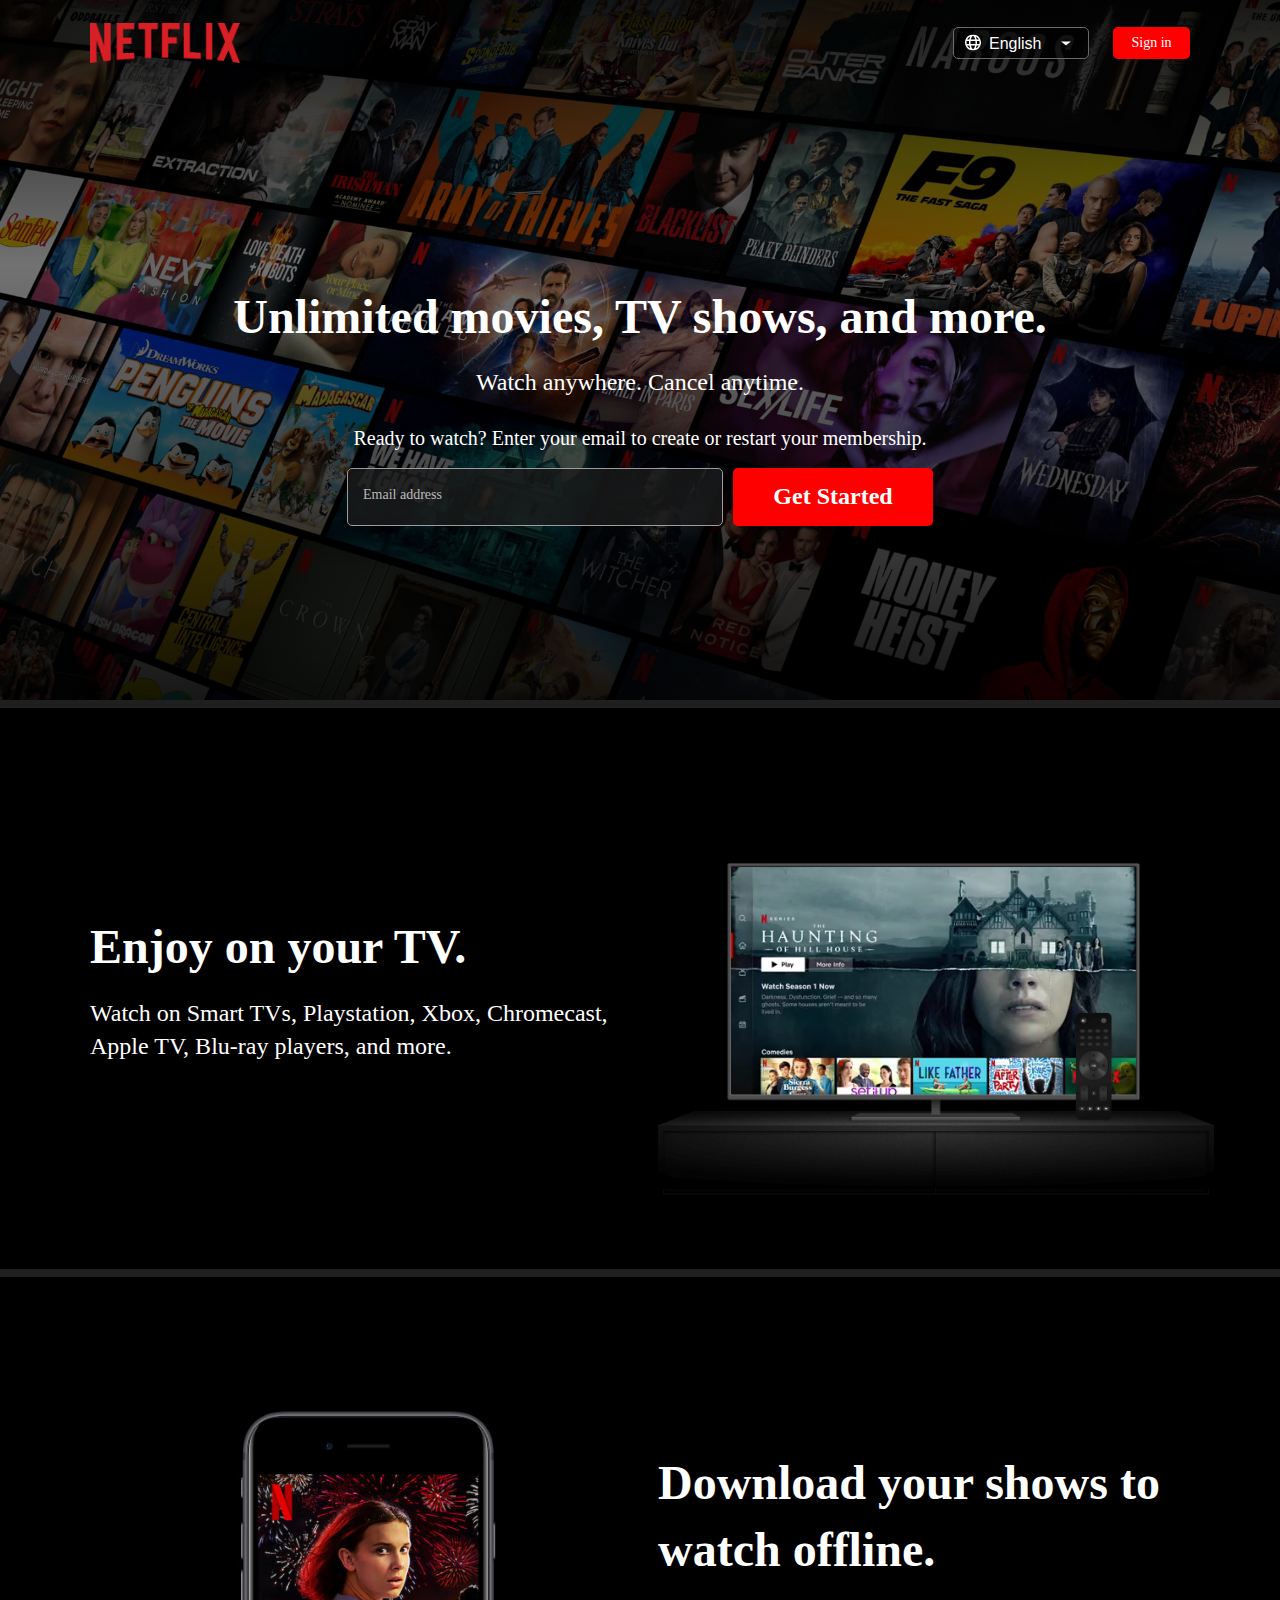
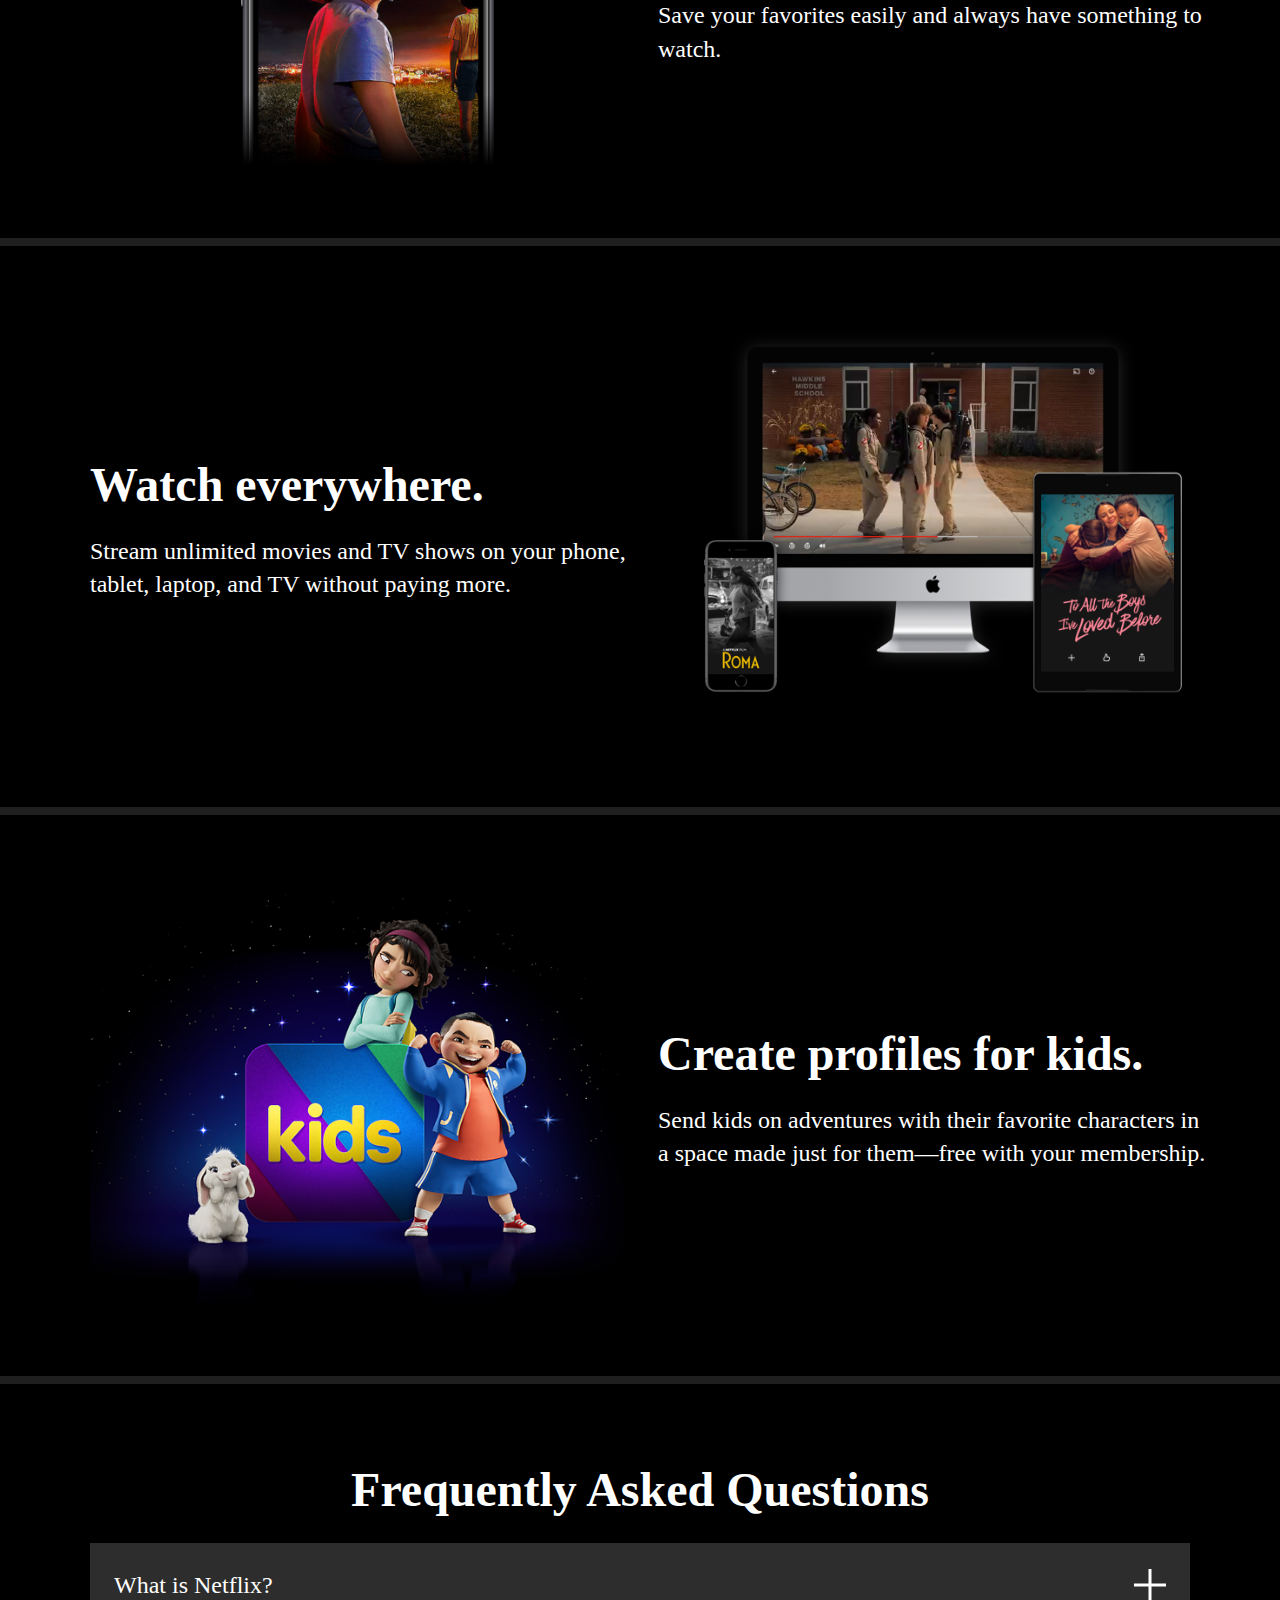
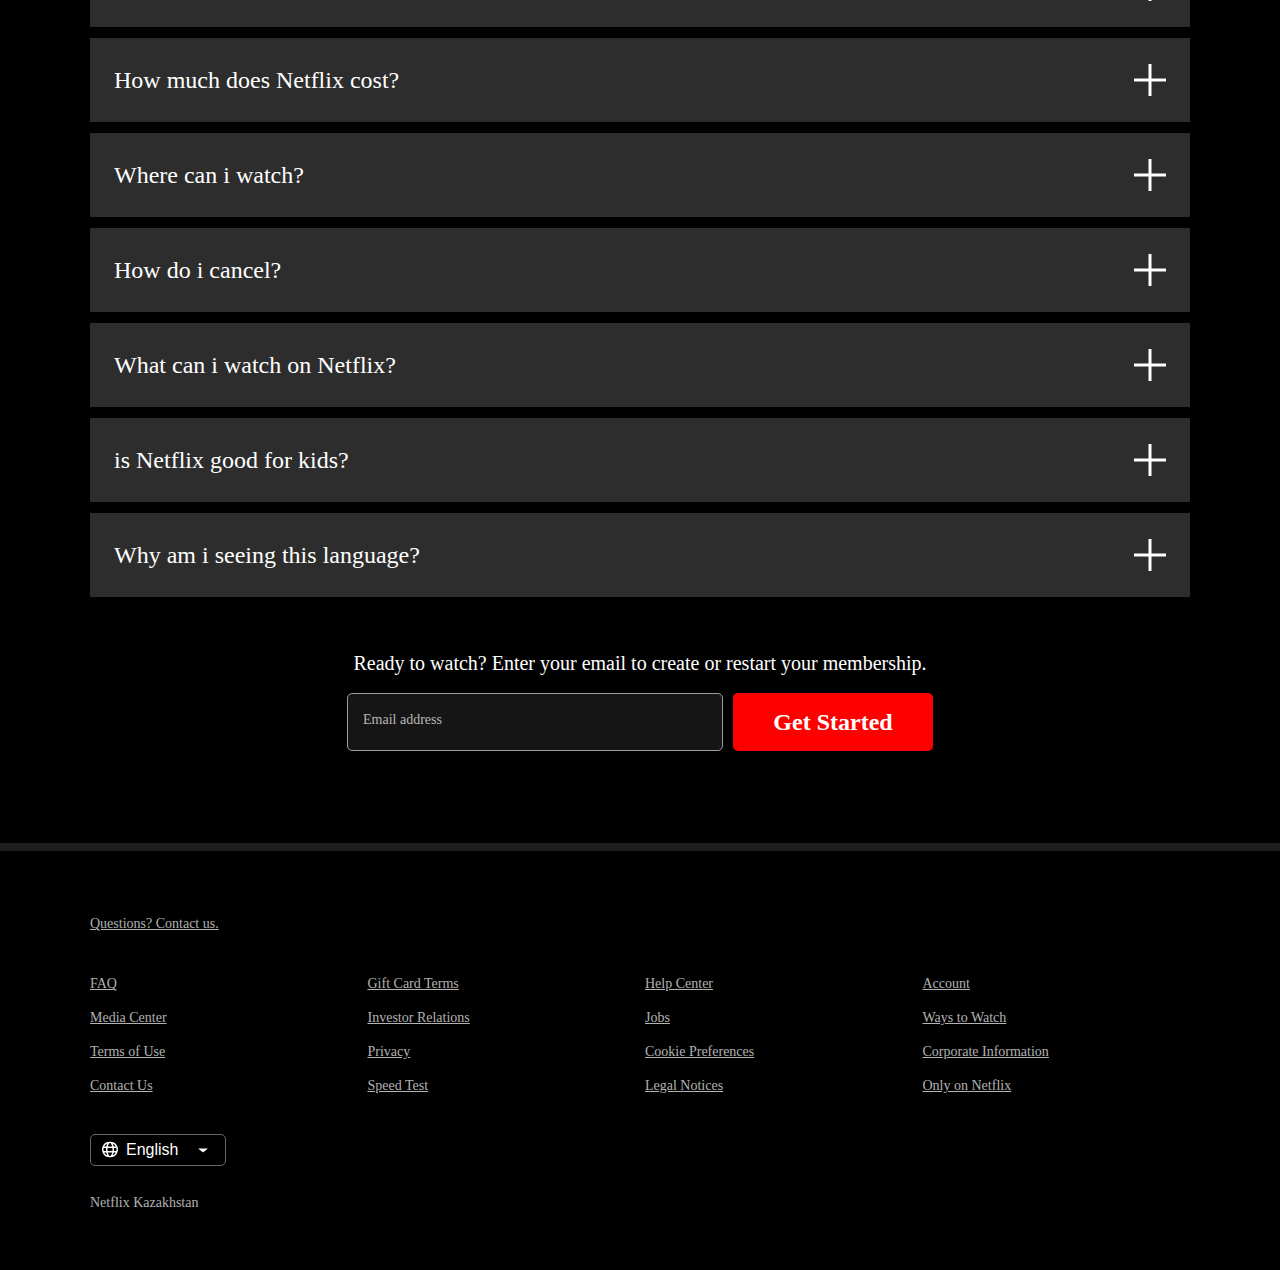
<file: index.html>
<!DOCTYPE html>
<html lang="eng">
<head> 
    <meta charset="UTF-8">
    <meta http-equiv="X-UA-Compatible" content="IE=edge">
    <meta name="viewport" content="width=device-width, initial-scale=1.0">
    <title>Netflix Kazakhstan - Watch TV Shows Online, Watch Movies Online</title>
    <link rel="shorcut icon" href="imgs/icons/icon.ico">
    <link rel="stylesheet" href="css/netflix1.css">
    <link rel="stylesheet" href="css/netflixadaptive.css">
</head>
<body>
    <div class="wrapper">
        <main class="main">
            <div class="main__block-1 block-1">
                <div class="block-1__filter">
                    <div class="container">
                        <header class="block-1__header header">
                            <div class="block-1__header-logo">
                                <img src="imgs/icons/Netflix_2015_logo.svg.webp" alt="">
                            </div>
                            <section class="block-1__header-section">
                                <div class="choose-language block-1__header-select">
                                    <div role="img" aria-hidden="true" class="choose-language__svg-container-1">
                                        <svg width="16" height="16" viewBox="0 0 16 16" fill="none" xmlns="http://www.w3.org/2000/svg" class="Hawkins-Icon Hawkins-Icon-Small" data-name="Globe">
                                            <path fill-rule="evenodd" clip-rule="evenodd" d="M8 14.5C8.23033 14.5 8.84266 14.2743 9.48679 12.986C9.76293 12.4337 9.99973 11.7621 10.1748 11H5.8252C6.00027 11.7621 6.23707 12.4337 6.51321 12.986C7.15734 14.2743 7.76967 14.5 8 14.5ZM5.57762 9.5C5.52716 9.02077 5.5 8.51911 5.5 8C5.5 7.48089 5.52716 6.97923 5.57762 6.5H10.4224C10.4728 6.97923 10.5 7.48089 10.5 8C10.5 8.51911 10.4728 9.02077 10.4224 9.5H5.57762ZM11.7092 11C11.4822 12.1217 11.1317 13.117 10.6914 13.9184C12.0137 13.3161 13.0987 12.2837 13.7678 11H11.7092ZM14.3261 9.5H11.9298C11.9759 9.01412 12 8.51269 12 8C12 7.48731 11.9759 6.98588 11.9298 6.5H14.3261C14.4398 6.98152 14.5 7.48373 14.5 8C14.5 8.51627 14.4398 9.01848 14.3261 9.5ZM4.0702 9.5H1.67393C1.56019 9.01848 1.5 8.51627 1.5 8C1.5 7.48373 1.56019 6.98152 1.67393 6.5H4.0702C4.02411 6.98588 4 7.48731 4 8C4 8.51269 4.02411 9.01412 4.0702 9.5ZM2.23221 11H4.29076C4.51779 12.1217 4.86832 13.117 5.30864 13.9184C3.98635 13.3161 2.90128 12.2837 2.23221 11ZM5.8252 5H10.1748C9.99973 4.23793 9.76293 3.56626 9.48679 3.01397C8.84266 1.72571 8.23033 1.5 8 1.5C7.76967 1.5 7.15734 1.72571 6.51321 3.01397C6.23707 3.56626 6.00027 4.23793 5.8252 5ZM11.7092 5H13.7678C13.0987 3.71627 12.0137 2.68389 10.6914 2.08162C11.1317 2.88302 11.4822 3.8783 11.7092 5ZM5.30864 2.08162C4.86832 2.88302 4.51779 3.8783 4.29076 5H2.23221C2.90128 3.71628 3.98635 2.68389 5.30864 2.08162ZM8 0C12.4183 0 16 3.58172 16 8C16 12.4183 12.4183 16 8 16C3.58172 16 0 12.4183 0 8C0 3.58172 3.58172 0 8 0Z" fill="currentColor"></path>
                                        </svg>
                                    </div>
                                    <select name="lang" id="" class="choose-language__buttton">
                                        <option value="en">English</option>
                                        <option value="ru">Русский</option>
                                    </select>
                                    <div aria-hidden="true" class="choose-language__svg-container-2">
                                        <svg width="16" height="16" viewBox="0 0 16 16" fill="none" xmlns="http://www.w3.org/2000/svg" class="Hawkins-Icon Hawkins-Icon-Small" data-name="CaretDown" aria-hidden="true">
                                            <path fill-rule="evenodd" clip-rule="evenodd" d="M12.5225 5.99902C12.6801 5.99902 12.7497 6.19745 12.6266 6.29589L8.20687 9.83168C8.08511 9.92909 7.9121 9.92909 7.79034 9.83168L3.37059 6.29589C3.24755 6.19745 3.31715 5.99902 3.47473 5.99902H12.5225Z" fill="currentColor"></path>
                                        </svg>
                                    </div>
                                </div>
                                <a class="block-1__header-login-link" href="signin.html">Sign in</a>
                            </section>
                        </header>
                        <article class="block-1__section">
                            <h1 class="block-1__title title">Unlimited movies, TV shows, and more.</h1>
                            <p class="block-1__subtitle subtitle">Watch anywhere. Cancel anytime.</p>
                            <p class="block-1__para para">Ready to watch? Enter your email to create or restart your membership.</p>
                        </article>
                        <section class="block-1__registration">
                            <div class="block-1__input-email">
                                <input type="text" class="block-1__input" placeholder=" ">
                                <label class="block-1__placeholder">Email address</label>
                                <p class="block-1__alert">
                                    <svg width="16" height="16" viewBox="0 0 16 16" fill="none" xmlns="http://www.w3.org/2000/svg" class="block-1__alert-svg" data-name="Failure" role="img" aria-hidden="true"><path fill-rule="evenodd" clip-rule="evenodd" d="M13.5 8C13.5 11.0376 11.0376 13.5 8 13.5C4.96243 13.5 2.5 11.0376 2.5 8C2.5 4.96243 4.96243 2.5 8 2.5C11.0376 2.5 13.5 4.96243 13.5 8ZM15 8C15 11.866 11.866 15 8 15C4.13401 15 1 11.866 1 8C1 4.13401 4.13401 1 8 1C11.866 1 15 4.13401 15 8ZM4.96967 6.03033L6.93934 8L4.96967 9.96967L6.03033 11.0303L8 9.06066L9.96967 11.0303L11.0303 9.96967L9.06066 8L11.0303 6.03033L9.96967 4.96967L8 6.93934L6.03033 4.96967L4.96967 6.03033Z" fill="currentColor"></path></svg><span class="block-1__alert-text"></span>
                                </p>
                            </div>
                            <button class="block-1__button-link">Get Started</button>
                        </section>
                    </div>
                </div>             
            </div>
            <div class="main__block-2 block-2 block">
                <div class="container">
                    <section class="block-2__section block-section">                     
                        <article class="block-2__text block-text">
                            <h2 class="block-2__title title">Enjoy on your TV.</h2>
                            <p class="block-2__subtitle subtitle">Watch on Smart TVs, Playstation, Xbox, Chromecast, Apple TV, Blu-ray players, and more.</p>
                        </article>
                        <div class="block-2__tv block-img">
                            <img src="imgs/others/tv.png" alt="">
                            <video muted autoplay loop src="imgs/vid/video-tv-0819.m4v"></video>
                        </div>
                    </section>
                </div>
            </div>
            <div class="main__block-3 block-3 block">
                <div class="container">
                    <section class="block-3__section block-section">
                        <div class="block-3__phone block-img">
                            <img src="imgs/others/mobile-0819.jpg" alt="">
                        </div>
                        <div class="block-3__text block-text">
                            <h2 class="block-3__title title">Download your shows to watch offline.</h2>
                            <p class="block-3__subtitle subtitle">Save your favorites easily and always have something to watch.</p>
                        </div>
                    </section>
                </div>
            </div>
            <div class="main__block-4 block-4 block">
                <div class="container">
                    <section class="block-4__section block-section">
                        <div class="block-4__text block-text">
                            <h2 class="block-4__title title">Watch everywhere.</h2>
                            <p class="block-4__subtitle subtitle">Stream unlimited movies and TV shows on your phone, tablet, laptop, and TV without paying more.</p>
                        </div>
                        <div class="block-4__devices block-img">
                            <img src="imgs/others/device-pile.png" alt="">
                            <video loop autoplay muted src="imgs/vid/video-devices.m4v"></video>
                        </div>
                    </section>
                </div>
            </div>
            <div class="main__block-5 block-5 block">
                <div class="container">
                    <section class="block-5__section block-section">
                        <div class="block-5__kids block-img">
                            <img src="imgs/others/netkids.png" alt="">
                        </div>
                        <div class="block-5__text block-text">
                            <h2 class="block-5__title title">Create profiles for kids.</h2>
                            <p class="block-5__subtitle subtitle">Send kids on adventures with their favorite characters in a space made just for them—free with your membership.</p>
                        </div>
                    </section>
                </div>
            </div>
            <div class="main__block-6 block-6 block">
                <div class="container">
                    <div class="block-6__section">
                        <h2 class="block-6__title title">Frequently Asked Questions</h2>
                        <section class="block-6__spoller-container">
                            <div class="block-6__spoller-item">
                                <div class="block-6__spoller-button" tabindex="0">What is Netflix?</div>
                                <div class="block-6__spoller-text">
                                    <p>
                                        Netflix is a streaming service that offers a wide variety of award-winning TV shows, movies, anime, documentaries, and more on thousands of internet-connected devices.
                                    </p>
                                    <p>
                                        You can watch as much as you want, whenever you want without a single commercial – all for one low monthly price. There's always something new to discover and new TV shows and movies are added every week!
                                    </p>
                                </div>
                            </div>
                            <div class="block-6__spoller-item">
                                <div class="block-6__spoller-button" tabindex="0">How much does Netflix cost?</div>
                                <div class="block-6__spoller-text">
                                    <p>
                                        Watch Netflix on your smartphone, tablet, Smart TV, laptop, or streaming device, all for one fixed monthly fee. Plans range from EUR7.99 to EUR11.99 a month. No extra costs, no contracts.
                                    </p>
                                </div>
                            </div>
                            <div class="block-6__spoller-item">
                                <div class="block-6__spoller-button" tabindex="0">Where can i watch?</div>
                                <div class="block-6__spoller-text">
                                    <p>
                                        Watch anywhere, anytime. Sign in with your Netflix account to watch instantly on the web at netflix.com from your personal computer or on any internet-connected device that offers the Netflix app, including smart TVs, smartphones, tablets, streaming media players and game consoles.
                                    </p>
                                    <p>
                                        You can also download your favorite shows with the iOS, Android, or Windows 10 app. Use downloads to watch while you're on the go and without an internet connection. Take Netflix with you anywhere.
                                    </p>
                                </div>
                            </div>
                            <div class="block-6__spoller-item">
                                <div class="block-6__spoller-button" tabindex="0">How do i cancel?</div>
                                <div class="block-6__spoller-text">
                                    <p>
                                        Netflix is flexible. There are no pesky contracts and no commitments. You can easily cancel your account online in two clicks. There are no cancellation fees – start or stop your account anytime.
                                    </p>
                                </div>
                            </div>
                            <div class="block-6__spoller-item">
                                <div class="block-6__spoller-button" tabindex="0">What can i watch on Netflix?</div>
                                <div class="block-6__spoller-text">
                                    <p>
                                        Netflix has an extensive library of feature films, documentaries, TV shows, anime, award-winning Netflix originals, and more. Watch as much as you want, anytime you want.
                                    </p>
                                </div>
                            </div>
                            <div class="block-6__spoller-item">
                                <div class="block-6__spoller-button" tabindex="0">is Netflix good for kids?</div>
                                <div class="block-6__spoller-text">
                                    <p>
                                        The Netflix Kids experience is included in your membership to give parents control while kids enjoy family-friendly TV shows and movies in their own space.
                                    </p>
                                    <p>
                                        Kids profiles come with PIN-protected parental controls that let you restrict the maturity rating of content kids can watch and block specific titles you don’t want kids to see.
                                    </p>
                                </div>
                            </div> 
                            <div class="block-6__spoller-item">
                                <div class="block-6__spoller-button" tabindex="0">Why am i seeing this language?</div>
                                <div class="block-6__spoller-text">
                                    <p>
                                        Your browser preferences determine the language shown here.
                                    </p>
                                </div>
                            </div>
                        </section>
                        <p class="block-6__para para">
                            Ready to watch? Enter your email to create or restart your membership.
                        </p>
                        <section class="block-1__registration">
                            <div class="block-1__input-email">
                                <input type="text" class="block-1__input" placeholder=" ">
                                <label class="block-1__placeholder">Email address</label>
                                <p class="block-1__alert">
                                    <svg width="16" height="16" viewBox="0 0 16 16" fill="none" xmlns="http://www.w3.org/2000/svg" class="block-1__alert-svg" data-name="Failure" role="img" aria-hidden="true"><path fill-rule="evenodd" clip-rule="evenodd" d="M13.5 8C13.5 11.0376 11.0376 13.5 8 13.5C4.96243 13.5 2.5 11.0376 2.5 8C2.5 4.96243 4.96243 2.5 8 2.5C11.0376 2.5 13.5 4.96243 13.5 8ZM15 8C15 11.866 11.866 15 8 15C4.13401 15 1 11.866 1 8C1 4.13401 4.13401 1 8 1C11.866 1 15 4.13401 15 8ZM4.96967 6.03033L6.93934 8L4.96967 9.96967L6.03033 11.0303L8 9.06066L9.96967 11.0303L11.0303 9.96967L9.06066 8L11.0303 6.03033L9.96967 4.96967L8 6.93934L6.03033 4.96967L4.96967 6.03033Z" fill="currentColor"></path></svg><span class="block-1__alert-text"></span>
                                </p>
                            </div>
                            <button class="block-1__button-link">Get Started</button>
                        </section>
                    </div>
                </div>
            </div>
        </main>
        <footer class="footer">
            <div class="container">
                <div class="footer__main-link">
                    <a href="">Questions? Contact us.</a>
                </div>
                <nav class="footer__section">
                    <a href="" class="footer__link">FAQ</a>                       
                    <a href="" class="footer__link">Gift Card Terms</a>       
                    <a href="" class="footer__link">Help Center</a>           
                    <a href="" class="footer__link">Account</a>               
                    <a href="" class="footer__link">Media Center</a>          
                    <a href="" class="footer__link">Investor Relations</a>    
                    <a href="" class="footer__link">Jobs</a>                  
                    <a href="" class="footer__link">Ways to Watch</a>         
                    <a href="" class="footer__link">Terms of Use</a>          
                    <a href="" class="footer__link">Privacy</a>               
                    <a href="" class="footer__link">Cookie Preferences</a>    
                    <a href="" class="footer__link">Corporate Information</a> 
                    <a href="" class="footer__link">Contact Us</a>            
                    <a href="" class="footer__link">Speed Test</a>            
                    <a href="" class="footer__link">Legal Notices</a>         
                    <a href="" class="footer__link">Only on Netflix</a>       
                </nav>
                <div class="choose-language">
                    <div role="img" aria-hidden="true" class="choose-language__svg-container-1">
                        <svg width="16" height="16" viewBox="0 0 16 16" fill="none" xmlns="http://www.w3.org/2000/svg" class="Hawkins-Icon Hawkins-Icon-Small" data-name="Globe">
                            <path fill-rule="evenodd" clip-rule="evenodd" d="M8 14.5C8.23033 14.5 8.84266 14.2743 9.48679 12.986C9.76293 12.4337 9.99973 11.7621 10.1748 11H5.8252C6.00027 11.7621 6.23707 12.4337 6.51321 12.986C7.15734 14.2743 7.76967 14.5 8 14.5ZM5.57762 9.5C5.52716 9.02077 5.5 8.51911 5.5 8C5.5 7.48089 5.52716 6.97923 5.57762 6.5H10.4224C10.4728 6.97923 10.5 7.48089 10.5 8C10.5 8.51911 10.4728 9.02077 10.4224 9.5H5.57762ZM11.7092 11C11.4822 12.1217 11.1317 13.117 10.6914 13.9184C12.0137 13.3161 13.0987 12.2837 13.7678 11H11.7092ZM14.3261 9.5H11.9298C11.9759 9.01412 12 8.51269 12 8C12 7.48731 11.9759 6.98588 11.9298 6.5H14.3261C14.4398 6.98152 14.5 7.48373 14.5 8C14.5 8.51627 14.4398 9.01848 14.3261 9.5ZM4.0702 9.5H1.67393C1.56019 9.01848 1.5 8.51627 1.5 8C1.5 7.48373 1.56019 6.98152 1.67393 6.5H4.0702C4.02411 6.98588 4 7.48731 4 8C4 8.51269 4.02411 9.01412 4.0702 9.5ZM2.23221 11H4.29076C4.51779 12.1217 4.86832 13.117 5.30864 13.9184C3.98635 13.3161 2.90128 12.2837 2.23221 11ZM5.8252 5H10.1748C9.99973 4.23793 9.76293 3.56626 9.48679 3.01397C8.84266 1.72571 8.23033 1.5 8 1.5C7.76967 1.5 7.15734 1.72571 6.51321 3.01397C6.23707 3.56626 6.00027 4.23793 5.8252 5ZM11.7092 5H13.7678C13.0987 3.71627 12.0137 2.68389 10.6914 2.08162C11.1317 2.88302 11.4822 3.8783 11.7092 5ZM5.30864 2.08162C4.86832 2.88302 4.51779 3.8783 4.29076 5H2.23221C2.90128 3.71628 3.98635 2.68389 5.30864 2.08162ZM8 0C12.4183 0 16 3.58172 16 8C16 12.4183 12.4183 16 8 16C3.58172 16 0 12.4183 0 8C0 3.58172 3.58172 0 8 0Z" fill="currentColor"></path>
                        </svg>
                    </div>
                    <select name="lang" id="" class="choose-language__buttton">
                        <option value="en">English</option>
                        <option value="ru">Русский</option>
                    </select>
                    <div aria-hidden="true" class="choose-language__svg-container-2">
                        <svg width="16" height="16" viewBox="0 0 16 16" fill="none" xmlns="http://www.w3.org/2000/svg" class="Hawkins-Icon Hawkins-Icon-Small" data-name="CaretDown" aria-hidden="true">
                            <path fill-rule="evenodd" clip-rule="evenodd" d="M12.5225 5.99902C12.6801 5.99902 12.7497 6.19745 12.6266 6.29589L8.20687 9.83168C8.08511 9.92909 7.9121 9.92909 7.79034 9.83168L3.37059 6.29589C3.24755 6.19745 3.31715 5.99902 3.47473 5.99902H12.5225Z" fill="currentColor"></path>
                        </svg>
                    </div>
                </div>
                <p class="footer__link_no-link">Netflix Kazakhstan</p>
            </div>
        </footer>
    </div>
    <script src="js/netflix1.js"></script>
</body>
</html>
</file>
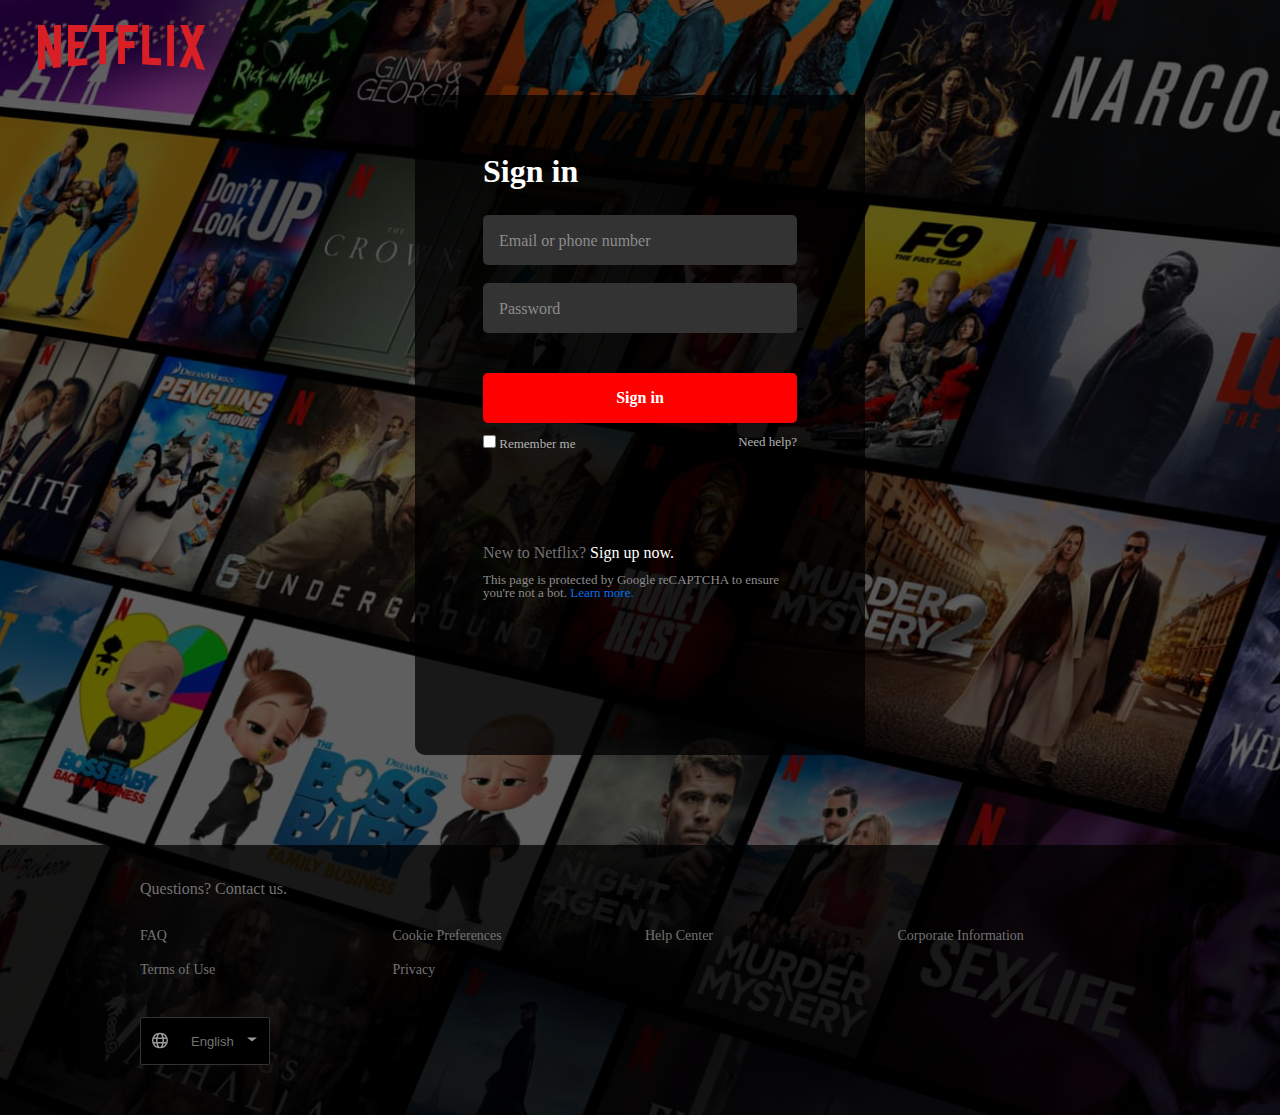
<file: signin.html>
<!DOCTYPE html>
<html lang="en">
<head>
    <meta charset="UTF-8">
    <meta http-equiv="X-UA-Compatible" content="IE=edge">
    <meta name="viewport" content="width=device-width, initial-scale=1.0">
    <title>Netflix</title>
    <link rel="shorcut icon" href="imgs/icons/icon.ico">
    <link rel="stylesheet" href="css/signin.css">
    <link rel="stylesheet" href="css/signin-adaptive.css">
</head>
<body>
    <div class="wrapper">
        <div class="wrapper__bg-filter">
            <header class="header">
                <a href="index.html" class="header__logo-link">
                    <img src="imgs/icons/Netflix_2015_logo.svg.webp" alt="">
                </a>
            </header>
            <main class="main">
                <section class="main__sign sign">
                    <h1 class="sign__title">Sign in</h1>
                    <form action="#">
                        <div class="block-1__input-email">
                            <input type="text" class="block-1__input block-1__login" placeholder=" ">
                            <label class="block-1__placeholder">Email or phone number</label>
                            <p class="block-1__sign-alert"></p>
                        </div>
                        <div class="block-1__input-email">
                            <input type="password" class="block-1__input block-1__password" placeholder=" ">
                            <label class="block-1__placeholder">Password</label>
                            <p class="block-1__sign-alert"></p>
                        </div>
                        <button class="block-1__button-link">Sign in</button>
                        <div class="sign__remember-me">
                            <div class="sign__checkbox">
                                <input type="checkbox">
                                <label for="">Remember me</label>
                            </div>
                            <a href="">Need help?</a>
                        </div>
                    </form>
                    <article class="sign__text">
                        <h2 class="sign__subtitle subtitle">New to Netflix? <a href="index.html">Sign up now.</a></h2>
                        <p class="sign__para-1 para">This page is protected by Google reCAPTCHA to ensure you're not a bot. <span class="sign__learnMore">Learn more.</span></p>
                        <p class="sign__para-2 para">The information collected by Google reCAPTCHA is subject to the Google <a class="sign__link" href="">Privacy Policy</a> and <a href="" class="sign__link">Terms of Service</a>, and is used for providing, maintaining, and improving the reCAPTCHA service and for general security purposes (it is not used for personalized advertising by Google).</p>
                    </article>                       
                </section>
            </main>
            <footer class="footer">
                <div class="container">
                    <div class="footer__main-link">
                        <a href="">Questions? Contact us.</a>
                    </div>
                    <nav class="footer__section">
                        <a href="" class="footer__link">FAQ</a>              
                        <a href="" class="footer__link">Cookie Preferences</a>
                        <a href="" class="footer__link">Help Center</a>     
                        <a href="" class="footer__link">Corporate Information</a> 
                        <a href="" class="footer__link">Terms of Use</a>                                          
                        <a href="" class="footer__link">Privacy</a>                                  
                    </nav>
                    <div class="choose-language">
                        <div role="img" aria-hidden="true" class="choose-language__svg-container-1">
                            <svg width="16" height="16" viewBox="0 0 16 16" fill="none" xmlns="http://www.w3.org/2000/svg" class="Hawkins-Icon Hawkins-Icon-Small" data-name="Globe">
                                <path fill-rule="evenodd" clip-rule="evenodd" d="M8 14.5C8.23033 14.5 8.84266 14.2743 9.48679 12.986C9.76293 12.4337 9.99973 11.7621 10.1748 11H5.8252C6.00027 11.7621 6.23707 12.4337 6.51321 12.986C7.15734 14.2743 7.76967 14.5 8 14.5ZM5.57762 9.5C5.52716 9.02077 5.5 8.51911 5.5 8C5.5 7.48089 5.52716 6.97923 5.57762 6.5H10.4224C10.4728 6.97923 10.5 7.48089 10.5 8C10.5 8.51911 10.4728 9.02077 10.4224 9.5H5.57762ZM11.7092 11C11.4822 12.1217 11.1317 13.117 10.6914 13.9184C12.0137 13.3161 13.0987 12.2837 13.7678 11H11.7092ZM14.3261 9.5H11.9298C11.9759 9.01412 12 8.51269 12 8C12 7.48731 11.9759 6.98588 11.9298 6.5H14.3261C14.4398 6.98152 14.5 7.48373 14.5 8C14.5 8.51627 14.4398 9.01848 14.3261 9.5ZM4.0702 9.5H1.67393C1.56019 9.01848 1.5 8.51627 1.5 8C1.5 7.48373 1.56019 6.98152 1.67393 6.5H4.0702C4.02411 6.98588 4 7.48731 4 8C4 8.51269 4.02411 9.01412 4.0702 9.5ZM2.23221 11H4.29076C4.51779 12.1217 4.86832 13.117 5.30864 13.9184C3.98635 13.3161 2.90128 12.2837 2.23221 11ZM5.8252 5H10.1748C9.99973 4.23793 9.76293 3.56626 9.48679 3.01397C8.84266 1.72571 8.23033 1.5 8 1.5C7.76967 1.5 7.15734 1.72571 6.51321 3.01397C6.23707 3.56626 6.00027 4.23793 5.8252 5ZM11.7092 5H13.7678C13.0987 3.71627 12.0137 2.68389 10.6914 2.08162C11.1317 2.88302 11.4822 3.8783 11.7092 5ZM5.30864 2.08162C4.86832 2.88302 4.51779 3.8783 4.29076 5H2.23221C2.90128 3.71628 3.98635 2.68389 5.30864 2.08162ZM8 0C12.4183 0 16 3.58172 16 8C16 12.4183 12.4183 16 8 16C3.58172 16 0 12.4183 0 8C0 3.58172 3.58172 0 8 0Z" fill="currentColor"></path>
                            </svg>
                        </div>
                        <select name="lang" id="" class="choose-language__buttton">
                            <option value="en">English</option>
                            <option value="ru">Русский</option>
                        </select>
                        <div aria-hidden="true" class="choose-language__svg-container-2">
                            <svg width="16" height="16" viewBox="0 0 16 16" fill="none" xmlns="http://www.w3.org/2000/svg" class="Hawkins-Icon Hawkins-Icon-Small" data-name="CaretDown" aria-hidden="true">
                                <path fill-rule="evenodd" clip-rule="evenodd" d="M12.5225 5.99902C12.6801 5.99902 12.7497 6.19745 12.6266 6.29589L8.20687 9.83168C8.08511 9.92909 7.9121 9.92909 7.79034 9.83168L3.37059 6.29589C3.24755 6.19745 3.31715 5.99902 3.47473 5.99902H12.5225Z" fill="currentColor"></path>
                            </svg>
                        </div>
                    </div>
                </div>
            </footer>
        </div>
    </div>
    <script src="js/signin.js"></script>
</body>
</html>
</file>
<file: css/netflix1.css>
* {
  padding: 0;
  margin: 0;
  border: 0;
}

*, *:before, *:after {
  -moz-box-sizing: border-box;
  -webkit-box-sizing: border-box;
  box-sizing: border-box;
}

:focus, :active {
  outline: none;
}

a:focus, a:active {
  outline: none;
}

nav, footer, header, aside {
  display: block;
}

html, body {
  height: 100%;
  width: 100%;
  font-size: 100%;
  line-height: 1;
  font-size: 14px;
  -ms-text-size-adjust: 100%;
  -moz-text-size-adjust: 100%;
  -webkit-text-size-adjust: 100%;
}

input, button, textarea {
  font-family: inherit;
}

input::-ms-clear {
  display: none;
}

button {
  cursor: pointer;
}

button::-moz-focus-inner {
  padding: 0;
  border: 0;
}

a, a:visited {
  text-decoration: none;
}

a:hover {
  text-decoration: none;
}

ul li {
  list-style: none;
}

img {
  vertical-align: top;
}

h1, h2, h3, h4, h5, h6 {
  font-size: inherit;
  font-weight: 400;
}

body, a {
  color: #ffffff;
  font-family: "Netflix Sans", "Helvetica Neue", "Segoe UI", "Roboto,Ubuntu", "sans-serif";
}

.wrapper {
  min-height: 100%;
  overflow-x: hidden;
}

.block-1 {
  background: url("../imgs/others/netflix1eng.jpg") no-repeat;
  background-size: cover;
  background-position: center center;
}
.block-1__filter {
  padding: 23px 0;
  background: rgba(0, 0, 0, 0.4);
  background-image: linear-gradient(to top, rgba(0, 0, 0, 0.8) 0, rgba(0, 0, 0, 0) 62%, rgba(0, 0, 0, 0.8) 100%);
  min-height: 700px;
}
.block-1__header {
  display: flex;
  justify-content: space-between;
  align-items: center;
}
.block-1__header-logo img {
  pointer-events: none;
  width: 150px;
  height: 40px;
}
.block-1__header-section {
  display: flex;
}
.block-1__header-login-link {
  height: 32px;
  background-color: red;
  border-radius: 5px;
  display: flex;
  align-items: center;
  justify-content: center;
  width: 77px;
  margin-left: 24px;
  font-weight: 500;
  font-size: 14px;
}
.block-1__section {
  text-align: center;
}
.block-1__title {
  margin-top: 220px;
}
.block-1__subtitle {
  margin-top: 30px;
}
.block-1__para {
  margin-top: 28px;
}
.block-1__registration {
  display: flex;
  margin: 20px 0;
  justify-content: center;
}
.block-1__input-email {
  position: relative;
}
.block-1__input {
  width: 376px;
  height: 58px;
  background-color: rgba(26, 26, 26, 0.8);
  font-size: 16px;
  border-radius: 5px;
  border: 1px solid #9c9c9c;
  color: #fff;
  line-height: 24px;
  padding: 24px 16px 8px;
}
.block-1__input:focus {
  box-shadow: 0 0 0 4px #ffffff;
  outline: 2.5px solid #000000;
}
.block-1__input:focus + .block-1__placeholder, .block-1__input:not(:placeholder-shown) + .block-1__placeholder {
  top: 10px;
  font-size: 12.8px;
}
.block-1__placeholder {
  pointer-events: none;
  position: absolute;
  top: 20px;
  left: 16px;
  transition-property: top, font-size, line-height;
  transition-duration: 250ms;
  transition-timing-function: cubic-bezier(0.5, 0, 0.1, 1);
  color: rgba(255, 255, 255, 0.7);
}
.block-1__alert {
  position: absolute;
  left: 0;
  top: 68px;
  color: red;
  display: none;
  align-items: center;
}
.block-1__alert-svg {
  margin-right: 8px;
}
.block-1__button-link {
  overflow: hidden;
  text-align: center;
  width: 100%;
  display: flex;
  font-size: 24px;
  background-color: red;
  height: 58px;
  max-width: 200px;
  border-radius: 5px;
  justify-content: center;
  align-items: center;
  font-weight: 900;
  margin-left: 10px;
  color: #fff;
}

.block-2__tv video {
  width: 73%;
  z-index: 1;
  position: absolute;
  left: 49.6%;
  top: 48.2%;
  transform: translate(-50%, -50%);
}

.block-4__devices video {
  position: absolute;
  left: 49.55%;
  top: 33.5%;
  transform: translate(-50%, -50%);
  width: 61.5%;
}

.block-6__title {
  text-align: center;
  margin-bottom: 20px;
}
.block-6__spoller-container {
  font-size: 24px;
  display: flex;
  flex-direction: column;
  margin: -5px 0 50px;
}
.block-6__spoller-item {
  margin: 5px 0;
}
.block-6__spoller-button {
  line-height: 1.5;
  padding: 24px 64px 24px 24px;
  background: rgb(45, 45, 45);
  position: relative;
}
.block-6__spoller-button:hover {
  transition: 0.3s;
  background: rgb(77, 77, 77);
}
.block-6__spoller-button::before, .block-6__spoller-button::after {
  position: absolute;
  content: "";
  width: 32px;
  height: 3px;
  background: #fff;
  right: 24px;
  top: 50%;
}
.block-6__spoller-button::before {
  transform: translate(0, -50%) rotate(90deg);
}
.block-6__spoller-button::after {
  transform: translate(0, -50%);
}
.block-6__spoller-text {
  padding: 0 24px;
  transition: all 0.25s cubic-bezier(0.5, 0, 0.1, 1) 0s;
  max-height: 0;
  overflow: hidden;
  line-height: 1.25;
  background: rgb(45, 45, 45);
  border-top: 1px solid #000;
}
.block-6__spoller-text p:first-child {
  margin-bottom: 30px;
}
.block-6__spoller-text p:last-child {
  margin-bottom: 0;
}
.block-6__para {
  text-align: center;
}

.block {
  background: #000000;
  padding: 72px 0;
  border-top: 8px solid #1f1f1f;
}

.block-section {
  display: flex;
  align-items: center;
  flex-direction: column;
  margin: -6px 0;
}

.block-text {
  text-align: center;
  flex: 0 0 50%;
  order: 1;
  margin: 6px 0;
}

.block-img {
  margin: 6px 0;
  order: 2;
  position: relative;
  flex: 0 0 50%;
}
.block-img img {
  pointer-events: none;
  position: relative;
  width: 100%;
  z-index: 2;
}

.container {
  margin: 0 auto;
  max-width: 1352px;
  padding: 0 90px;
}

.title {
  font-size: 48px;
  font-weight: bold;
  line-height: 1.4;
}

.subtitle {
  margin-top: 16px;
  font-size: 24px;
  font-weight: 400;
  line-height: 1.4;
}

.para {
  font-size: 20px;
  font-weight: 400;
}

.footer {
  border-top: 8px solid #1f1f1f;
  padding: 60px 0;
  background: #000;
}
.footer__main-link {
  margin-bottom: 36px;
}
.footer__main-link a {
  line-height: 1.8;
  color: rgba(255, 255, 255, 0.7);
  text-decoration: underline;
}
.footer__section {
  display: grid;
  grid-template-columns: repeat(auto-fit, minmax(250px, 1fr));
  gap: 10px;
  margin-bottom: 36px;
  overflow-x: hidden;
}
.footer__select {
  margin-bottom: 24px;
}
.footer__link {
  line-height: 1.7;
  color: rgba(255, 255, 255, 0.7);
  font-size: 14px;
  text-decoration: underline;
}
.footer__link_no-link {
  font-size: 14px;
  margin-top: 30px;
  color: rgba(255, 255, 255, 0.7);
}

.block-6__spoller-button.rotate::before {
  transform: translate(0, -50%) rotate(135deg);
}
.block-6__spoller-button.rotate::after {
  transform: translate(0, -50%) rotate(45deg);
}

.choose-language {
  width: fit-content;
  position: relative;
}
.choose-language__buttton {
  padding-left: 35px;
  width: 136px;
  height: 32px;
  font-size: 16px;
  background: rgba(0, 0, 0, 0.5);
  color: #fff;
  border: 1px solid #696969;
  border-radius: 5px;
}
.choose-language__buttton:focus {
  box-shadow: 0 0 0 4px #ffffff;
  outline: 2.5px solid #000000;
}
.choose-language__buttton option {
  background-color: #fff;
}
.choose-language__svg-container-1 {
  pointer-events: none;
  position: absolute;
  left: 12px;
  top: 50%;
  transform: translate(0, -45%);
}
.choose-language__svg-container-2 {
  pointer-events: none;
  position: absolute;
  right: 15px;
  top: 50%;
  transform: translate(0, -40%);
}

select {
  -webkit-appearance: none;
  -moz-appearance: none;
  appearance: none;
}

select::-ms-expand {
  display: none;
}
</file>
<file: css/netflixadaptive.css>
@media (max-width: 1200px) {
  .container {
    max-width: 970px;
    padding: 0 60px;
  }
}
@media (max-width: 992px) {
  .container {
    max-width: 750px;
    padding: 0 50px;
  }
  .block-1__title {
    margin-top: 170px;
  }
}
@media (min-width: 992px) {
  .block-section {
    flex-direction: row;
    margin: 0 -6px;
  }
  .block-text {
    text-align: left;
    order: 1;
    margin: 0 6px;
  }
  .block-img {
    margin: 0 6px;
    order: 1;
  }
}
@media (max-width: 768px) {
  .container {
    max-width: none;
    padding: 0 40px;
  }
  .block-1__title {
    margin-top: 110px;
  }
  .block-1__registration {
    margin-top: 20px;
    align-items: center;
    flex-direction: column;
  }
  .block-1__button-link {
    margin: 15px 0 0 0;
  }
}
@media (max-width: 600px) {
  .block-1__filter {
    min-height: 600px;
  }
  .block-1__input-email {
    width: 100%;
  }
  .block-1__input {
    width: 100%;
  }
  .block-1__button-link {
    align-self: start;
  }
  .block-1__header-login-link a {
    margin-left: 10px;
  }
  .block-1__header-logo img {
    width: 120px;
    height: 32px;
  }
  .block-6__spoller-container {
    font-size: 18px;
  }
  .block-6__spoller-button {
    padding: 24px 60px 24px 24px;
  }
  .block-6__spoller-button::before, .block-6__spoller-button::after {
    width: 16px;
    height: 2px;
  }
  .choose-language__buttton {
    padding-left: 3px;
    width: 70px;
    overflow: hidden;
    font-size: 0;
  }
  .choose-language__buttton option {
    font-size: 16px;
  }
  .title {
    font-size: 32px;
  }
  .subtitle {
    font-size: 20px;
  }
  .para {
    font-size: 16px;
  }
}
@media (max-width: 380px) {
  .block-1__filter {
    min-height: auto;
  }
  .block-1__title {
    margin-top: 70px;
  }
  .block-1__header {
    align-items: start;
    flex-wrap: wrap;
  }
  .block-1__header-logo {
    margin: 0 15px 8px 0;
  }
}
</file>
<file: css/signin.css>
* {
  padding: 0;
  margin: 0;
  border: 0;
}

*, *:before, *:after {
  -moz-box-sizing: border-box;
  -webkit-box-sizing: border-box;
  box-sizing: border-box;
}

:focus, :active {
  outline: none;
}

a:focus, a:active {
  outline: none;
}

nav, footer, header, aside {
  display: block;
}

html, body {
  height: 100%;
  width: 100%;
  font-size: 100%;
  line-height: 1;
  font-size: 14px;
  -ms-text-size-adjust: 100%;
  -moz-text-size-adjust: 100%;
  -webkit-text-size-adjust: 100%;
}

input, button, textarea {
  font-family: inherit;
}

input::-ms-clear {
  display: none;
}

button {
  cursor: pointer;
}

button::-moz-focus-inner {
  padding: 0;
  border: 0;
}

a, a:visited {
  text-decoration: none;
}

a:hover {
  text-decoration: none;
}

ul li {
  list-style: none;
}

img {
  vertical-align: top;
}

h1, h2, h3, h4, h5, h6 {
  font-size: inherit;
  font-weight: 400;
}

body {
  font-family: "Netflix Sans", "Helvetica Neue", "Segoe UI", "Roboto,Ubuntu", "sans-serif";
}

.choose-language {
  width: fit-content;
  position: relative;
}
.choose-language__buttton {
  padding-left: 50px;
  width: 130px;
  height: 48px;
  font-size: 13px;
  background: #000;
  color: #737373;
  border: 1px solid #333;
  border-radius: 2px;
}
.choose-language__buttton:focus {
  box-shadow: 0 0 0 1px #ffffff;
}
.choose-language__buttton option {
  background: #000;
  color: #999;
}
.choose-language__svg-container-1 {
  color: #999;
  pointer-events: none;
  position: absolute;
  left: 12px;
  top: 50%;
  transform: translate(0, -45%);
}
.choose-language__svg-container-2 {
  color: #999;
  pointer-events: none;
  position: absolute;
  right: 10px;
  top: 50%;
  transform: translate(0, -50%);
}

select {
  -webkit-appearance: none;
  -moz-appearance: none;
  appearance: none;
}

select::-ms-expand {
  display: none;
}

.container {
  margin: 0 auto;
  max-width: 1100px;
  padding: 0 50px;
}

.footer {
  padding: 30px 0 50px;
  background: rgba(0, 0, 0, 0.75);
}
.footer__main-link {
  margin-bottom: 20px;
}
.footer__main-link a {
  font-size: 16px;
  line-height: 1.8;
  color: #737373;
  text-decoration: none;
}
.footer__section {
  display: grid;
  grid-template-columns: repeat(auto-fit, minmax(200px, 1fr));
  gap: 10px;
  margin-bottom: 36px;
  overflow-x: hidden;
}
.footer__select {
  margin-bottom: 24px;
}
.footer__link {
  text-decoration: none;
  line-height: 1.7;
  color: #737373;
  font-size: 14px;
}
.footer__link_no-link {
  margin-top: 30px;
  font-size: 14px;
  color: rgba(255, 255, 255, 0.7);
}

.block-1__input-email {
  position: relative;
  margin-bottom: 18px;
}
.block-1__input {
  width: 100%;
  height: 50px;
  background: #333;
  font-size: 18px;
  border-radius: 5px;
  color: #fff;
  line-height: 24px;
  padding: 24px 16px 8px;
}
.block-1__input:focus + .block-1__placeholder, .block-1__input:not(:placeholder-shown) + .block-1__placeholder {
  top: 8px;
  font-size: 12px;
}
.block-1__placeholder {
  font-size: 16px;
  pointer-events: none;
  position: absolute;
  top: 18px;
  left: 16px;
  transition-property: top, font-size, line-height;
  transition-duration: 250ms;
  transition-timing-function: cubic-bezier(0.5, 0, 0.1, 1);
  color: #8c8c8c;
}
.block-1__sign-alert {
  display: none;
  color: #e87c03;
  font-size: 13px;
  padding: 6px 3px;
  margin-bottom: -6px;
}
.block-1__button-link {
  color: #fff;
  overflow: hidden;
  text-align: center;
  width: 100%;
  display: flex;
  font-size: 16px;
  background-color: red;
  height: 50px;
  border-radius: 5px;
  justify-content: center;
  align-items: center;
  font-weight: 900;
  margin: 40px 0 12px;
}

.wrapper {
  overflow-x: hidden;
  min-height: 100%;
  display: flex;
  flex-direction: column;
  background: url(../imgs/others/KZ-en-20230403-popsignuptwoweeks-perspective_alpha_website_large.jpg) no-repeat;
  background-size: cover;
  background-position: center center;
}
.wrapper__bg-filter {
  background: rgba(0, 0, 0, 0.5);
}

.header {
  padding: 25px 0;
}
.header__logo-link {
  display: block;
  color: red;
  margin-left: 3%;
}
.header img {
  pointer-events: none;
  width: 167px;
  height: 45px;
}

.main {
  flex: 1 1 auto;
}
.main__sign {
  background: rgba(0, 0, 0, 0.75);
  min-height: 660px;
  max-width: 450px;
  margin: 0 auto 90px;
  border-radius: 10px;
  padding: 60px 68px 40px;
}

.sign form {
  min-height: 330px;
}
.sign__title {
  color: #fff;
  font-size: 32px;
  margin-bottom: 28px;
  font-weight: bold;
}
.sign__remember-me {
  display: flex;
  justify-content: space-between;
  color: #b3b3b3;
  margin-bottom: 20px;
  font-size: 13px;
}
.sign__remember-me a {
  color: #b3b3b3;
  font-size: 13px;
}
.sign__subtitle {
  margin-bottom: 12px;
  color: #737373;
  font-size: 16px;
}
.sign__subtitle a {
  color: #fff;
  font-size: 16px;
}
.sign__para-1 {
  color: #8c8c8c;
  font-size: 13px;
  margin-bottom: 12px;
}
.sign__learnMore {
  color: #0071eb;
  font-size: 13px;
}
.sign__para-2 {
  color: #8c8c8c;
  font-size: 13px;
  display: none;
}
.sign__link {
  color: #0071eb;
  font-size: 13px;
}
</file>
<file: css/signin-adaptive.css>
@media (max-width: 739px) {
  .wrapper {
    background: none;
  }
  .wrapper__bg-filter {
    background: #000;
  }
  .main {
    flex: 1 1 auto;
  }
  .main__sign {
    background: none;
    min-height: 550px;
    max-width: 1100px;
    margin: 0 auto;
    border-radius: none;
    padding: 20px 5% 30px;
  }
  .footer {
    border: 1px solid #737373;
  }
  .container {
    padding: 0 5%;
  }
}
@media (max-width: 440px) {
  .header {
    padding: 20px 0 10px;
  }
  .header img {
    width: 75px;
    height: 20px;
  }
  .main__sign {
    min-height: 480px;
  }
  .sign form {
    min-height: auto;
  }
}
</file>
